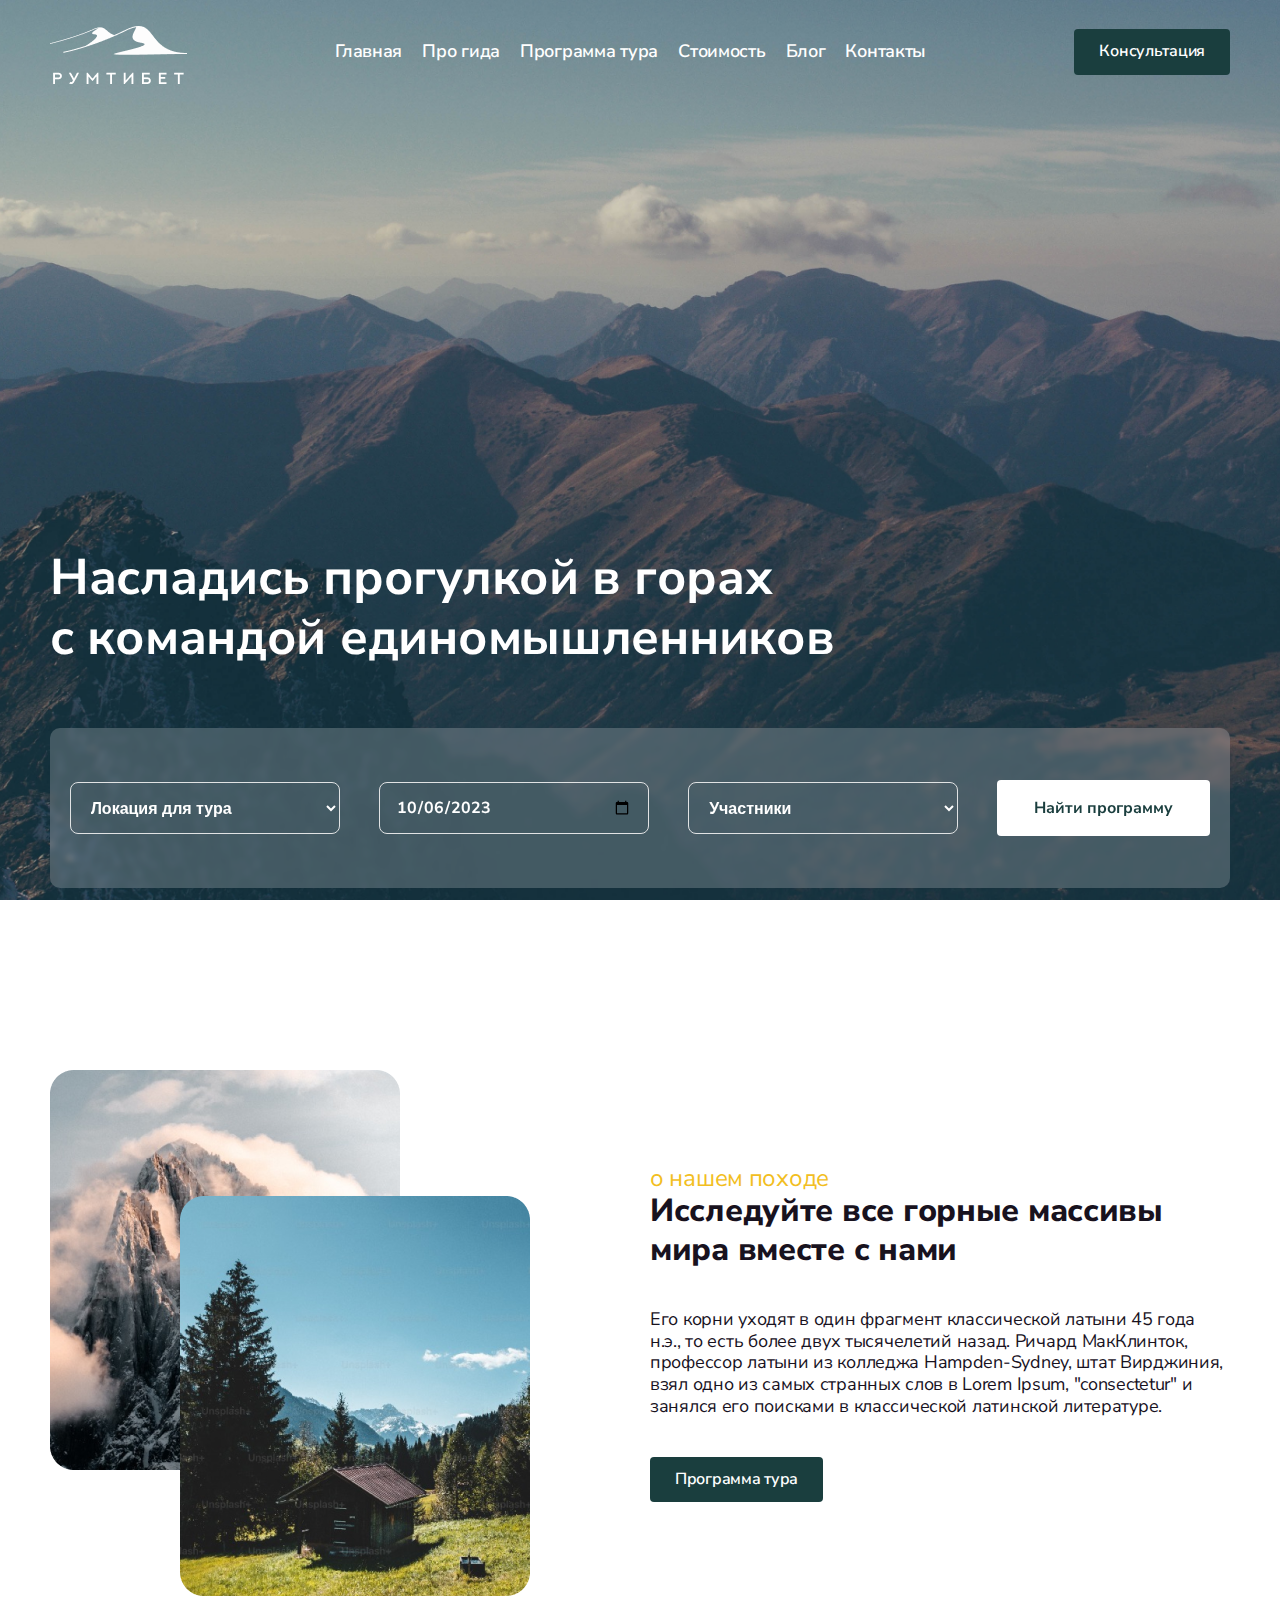
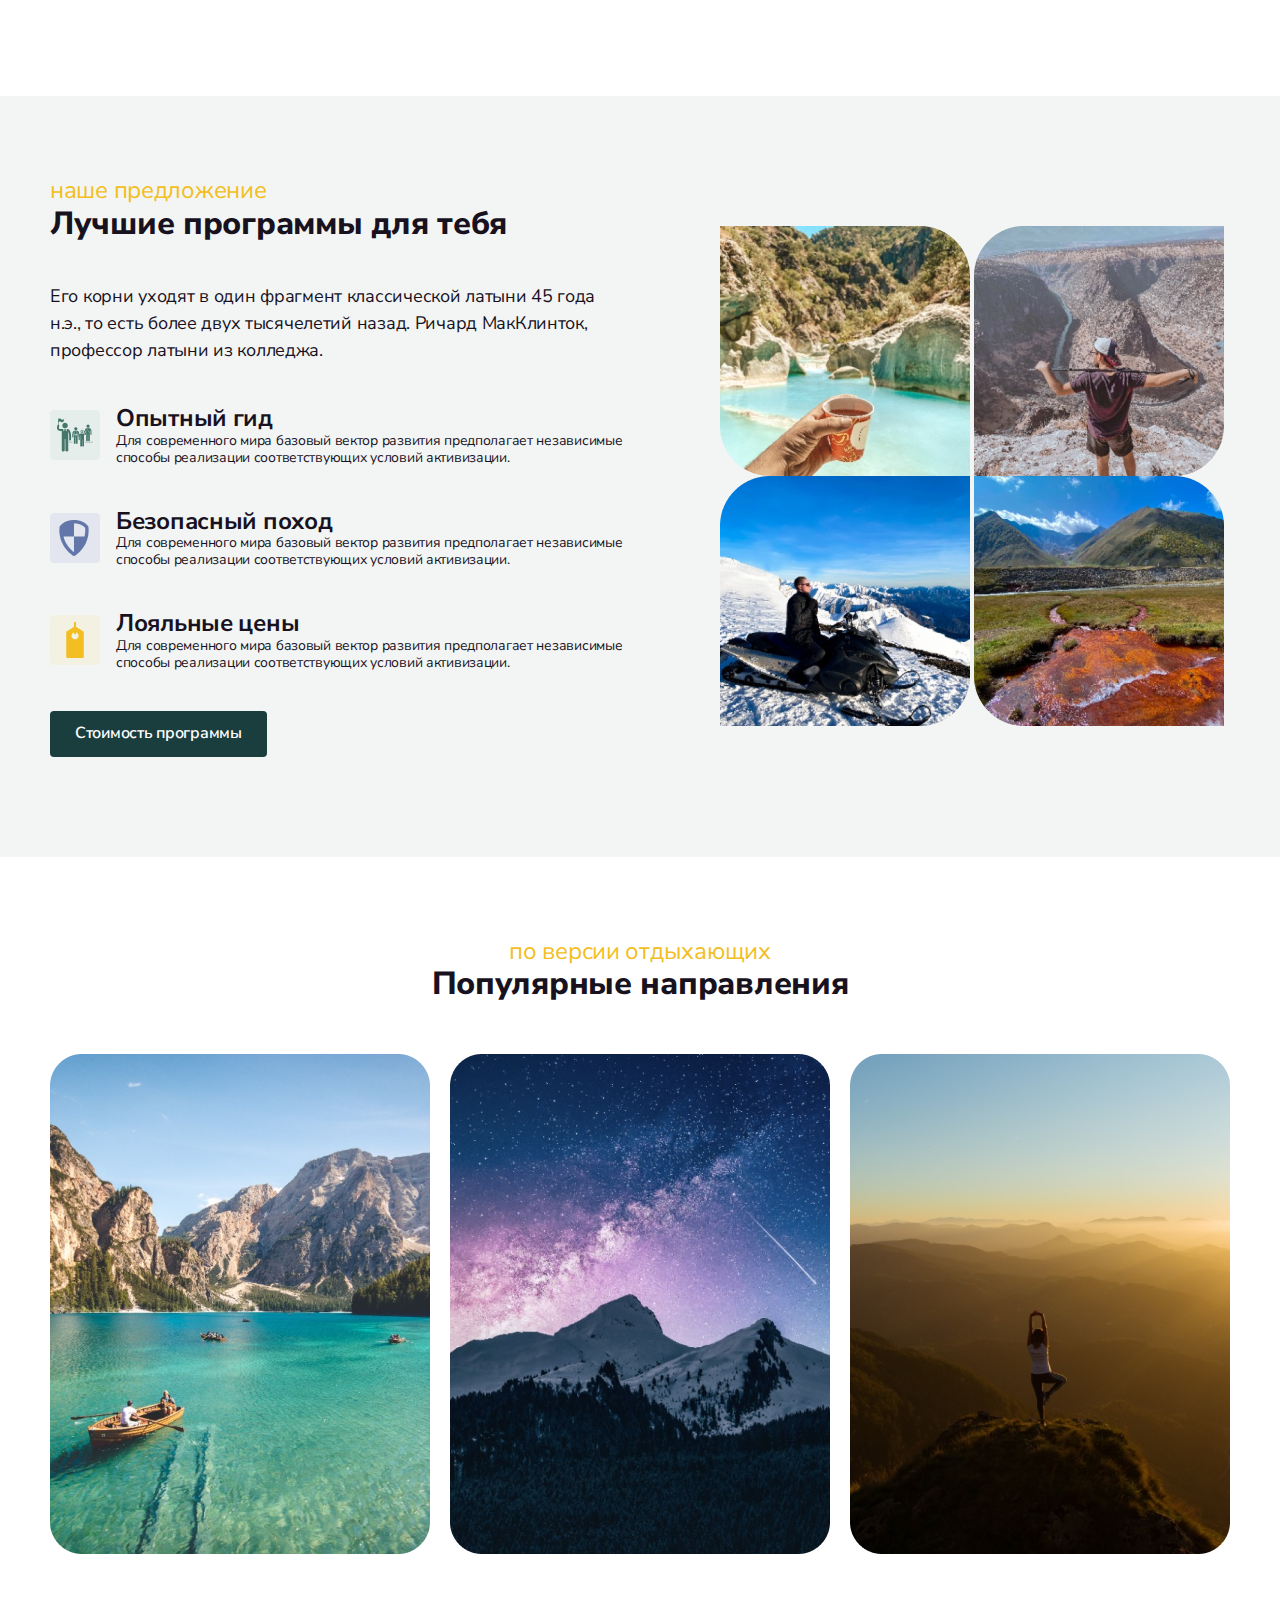
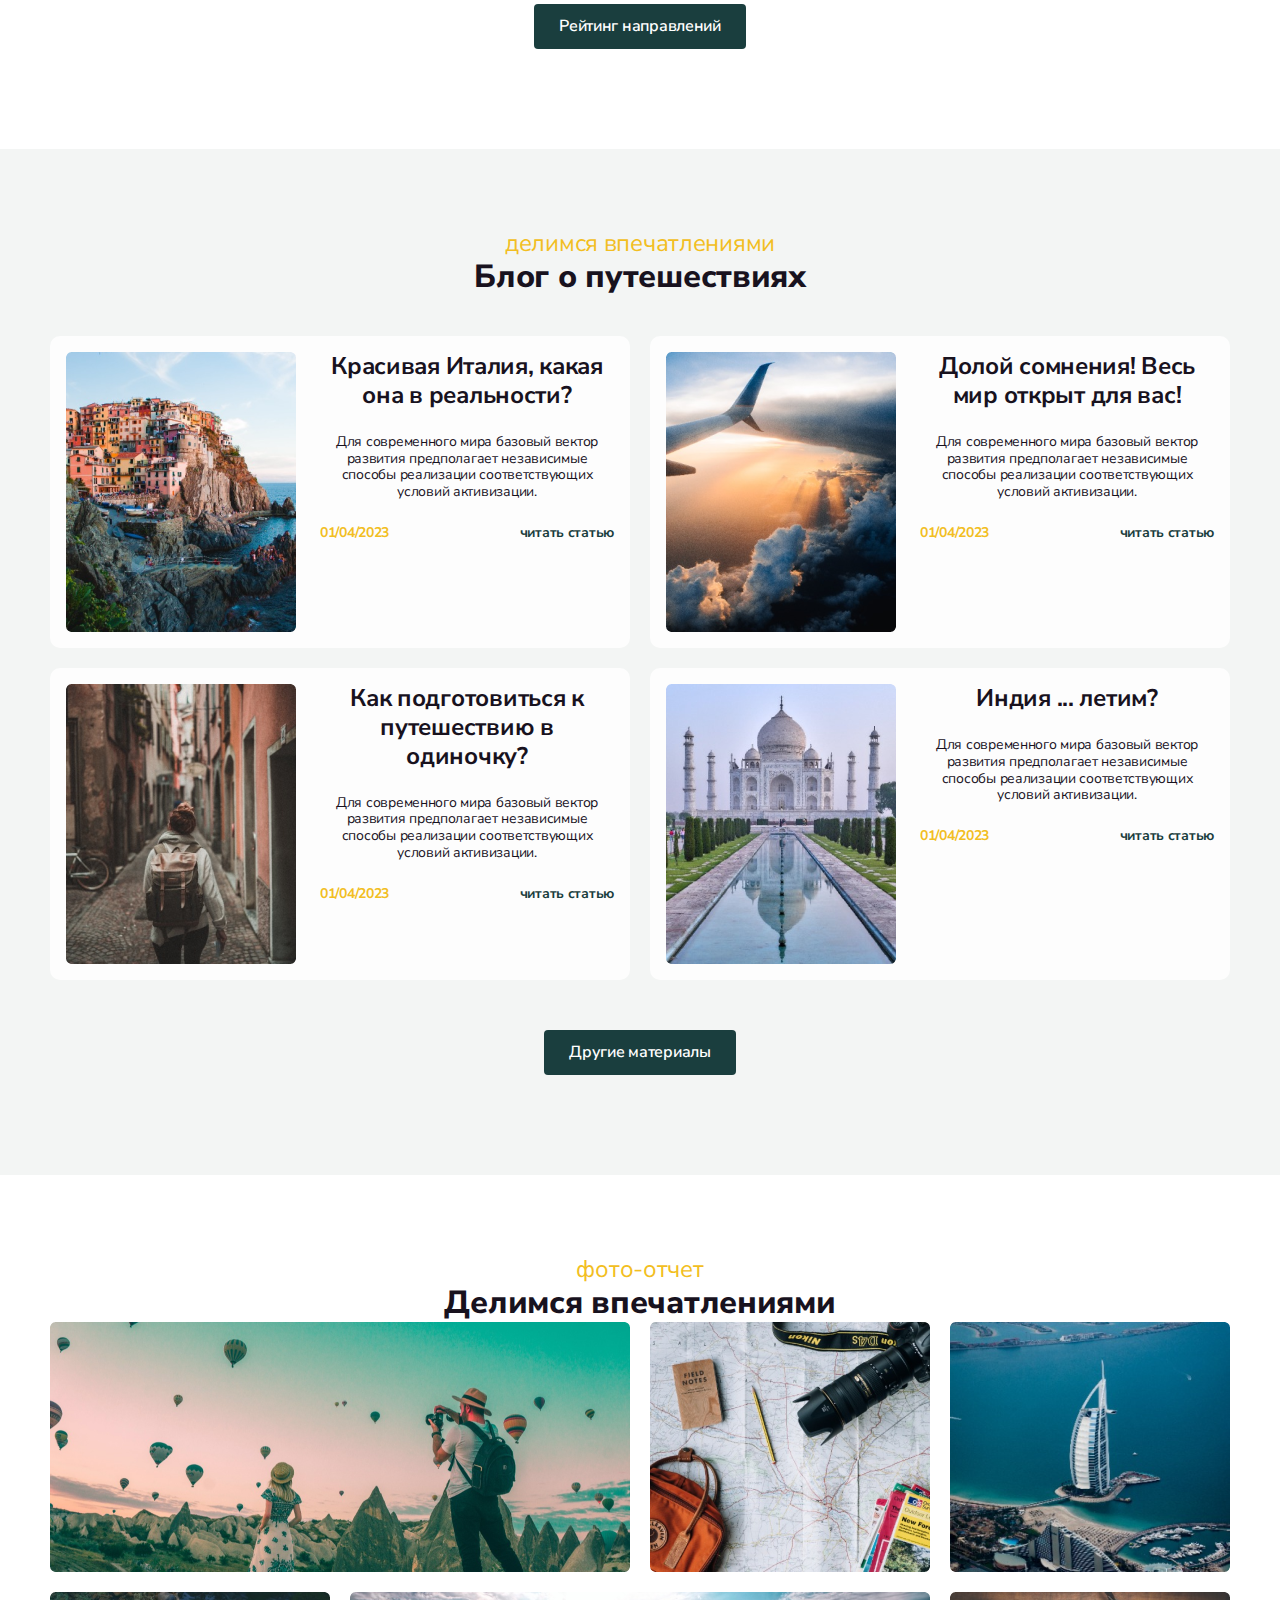
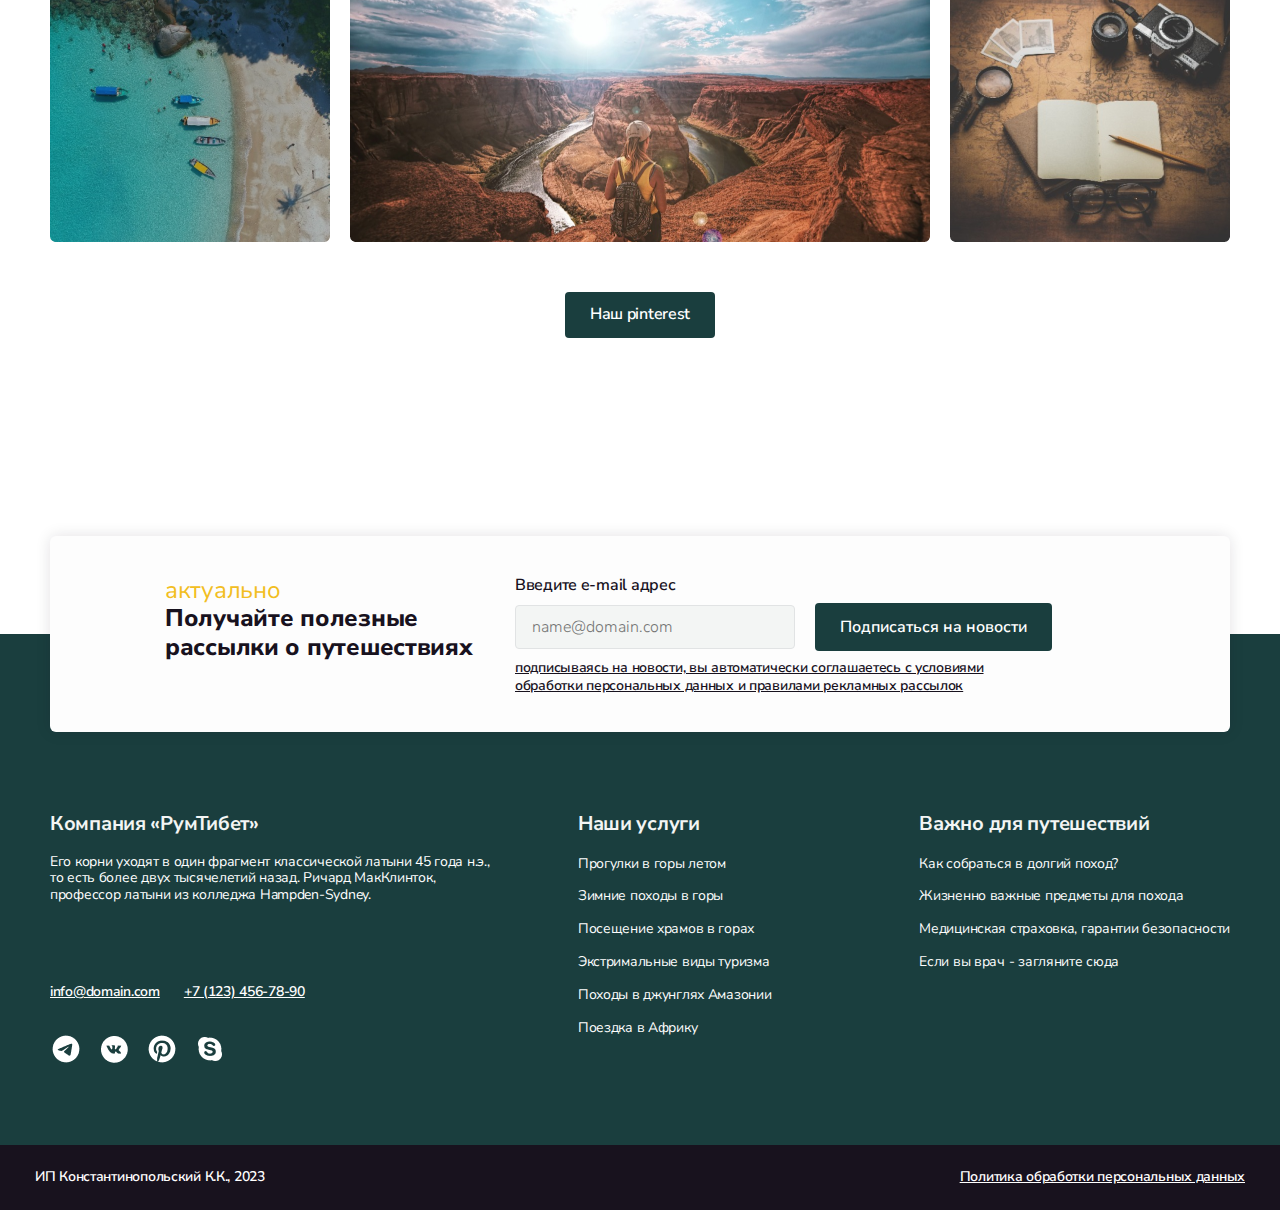
<file: index.html>
<!DOCTYPE html>
<html>

<head>
    <meta charset="UTF-8">
    <meta name="viewport" content="width=device-width, initial-scale=1.0">
    <link rel="stylesheet" href="sources/styles/reset.css">
    <link rel="stylesheet" href="sources/styles/style.css">
    <link rel="preconnect" href="https://fonts.googleapis.com">
    <link rel="preconnect" href="https://fonts.gstatic.com" crossorigin>
    <link
        href="https://fonts.googleapis.com/css2?family=Nunito+Sans:opsz,wght@6..12,400;6..12,600;6..12,700;6..12,800&display=swap"
        rel="stylesheet">
    <title>РумТибет</title>
</head>

<body>
    <header>
        <div class="container">
            <div class="header__wrapper">
                <a href="index.html"><img src="sources/imgs/logo.png" alt="logo"></a>
                <nav>
                    <ul>
                        <li><a href="#">Главная</a></li>
                        <li><a href="#">Про гида</a></li>
                        <li><a href="#">Программа тура</a></li>
                        <li><a href="#">Стоимость</a></li>
                        <li><a href="#">Блог</a></li>
                        <li><a href="#">Контакты</a></li>
                    </ul>
                </nav>
                <a href="#" class="general-link-style">Консультация</a>
            </div>
        </div>
        <section>
            <div class="container">
                <h1>Насладись прогулкой в горах<br>с командой единомышленников</h1>
                <div class="found-program__wrapper">
                    <div class="found__program">
                        <select name="locations" id="locations__select">
                            <option value="">Локация для тура</option>
                            <option value="">1</option>
                            <option value="">2</option>
                            <option value="">3</option>
                        </select>
                        <input id="date" type="date" value="2023-10-06">
                        <select name="participants" id="participant-select">
                            <option value="">Участники</option>
                            <option value="">1</option>
                            <option value="">2</option>
                            <option value="">3</option>
                        </select>
                        <button>Найти программу</button>
                    </div>
                </div>
            </div>
        </section>

    </header>

    <section>
        <div class="container">
            <div class="about-travel__wrapper">
                <div class="video-images">
                    <img class="mountains" src="./sources/imgs/zad.png" alt="горы">
                    <img class="forest" src="./sources/imgs/pered.png" alt="лес">
                    <!-- <img class="play" src="./sources/imgs/play.png" alt="play"> -->
                </div>

                <div class="about-travel__text"><span>о нашем походе</span>
                    <h2>Исследуйте все горные массивы мира вместе с нами</h2>
                    <p>Его корни уходят в один фрагмент классической латыни 45 года н.э., то есть более двух тысячелетий
                        назад.
                        Ричард МакКлинток, профессор латыни из колледжа Hampden-Sydney, штат Вирджиния, взял одно из
                        самых
                        странных
                        слов в Lorem Ipsum, "consectetur" и занялся его поисками в классической латинской литературе.
                    </p>
                    <a href="#" class="general-link-style">Программа тура</a>
                </div>

            </div>
        </div>
    </section>

    <section class="best__programs">
        <div class="container programs">

            <div class="wrapper-info">
                <span>наше предложение</span>
                <h2>Лучшие программы для тебя</h2>
                <p class="wrapper-info-paragraph">Его корни уходят в один фрагмент классической латыни 45 года н.э., то
                    есть более двух тысячелетий
                    назад.
                    Ричард МакКлинток, профессор латыни из колледжа.</p>
                <div class="best__programs-element">
                    <img src="./sources/imgs/exp.png" alt="Опытный">
                    <div class="element-text">
                        <h3>Опытный гид</h3>
                        <p>Для современного мира базовый вектор развития предполагает независимые способы реализации
                            соответствующих условий активизации.</p>
                    </div>
                </div>
                <div class="best__programs-element">
                    <img src="./sources/imgs/save.png" alt="Безопасный">
                    <div class="element-text">
                        <h3>Безопасный поход</h3>
                        <p>Для современного мира базовый вектор развития предполагает независимые способы реализации
                            соответствующих условий активизации.</p>
                    </div>
                </div>
                <div class="best__programs-element">
                    <img src="./sources/imgs/loyal.png" alt="Лояльные">
                    <div class="element-text">
                        <h3>Лояльные цены</h3>
                        <p>Для современного мира базовый вектор развития предполагает независимые способы реализации
                            соответствующих условий активизации.</p>
                    </div>
                </div>
                <a href="#" class="general-link-style cost">Стоимость программы</a>
            </div>
            <div class="gallery">
                <img src="./sources/imgs/mini1.png" alt="1">
                <img src="./sources/imgs/mini2.png" alt="2">
                <img src="./sources/imgs/mini3.png" alt="3">
                <img src="./sources/imgs/mini4.png" alt="4">
            </div>

        </div>
    </section>

    <section class="popular-programs">
        <div class="container">
            <span>по версии отдыхающих</span>
            <h2>Популярные направления</h2>
            <div class="popular-programs-cards">
                <div class="popular-programs-card">
                    <img src="./sources/imgs/ozero.png" alt="Озеро возле гор">
                    <div class="card-filling"></div>
                </div>
                <div class="popular-programs-card">
                    <img src="./sources/imgs/gori.png" alt="Ночь в горах">
                    <!-- <div class="card-filling">
                        <img class="rating" src="./sources/imgs/rating.png" alt="">
                        <div>Ночь в горах</div>
                        <div>в компании друзей</div>
                        <a href="">500$</a>
                    </div> -->
                </div>
                <div class="popular-programs-card">
                    <img src="./sources/imgs/yoga.png" alt="Йога в горах">
                    <div class="card-filling"></div>
                </div>
            </div>
        </div>
        <a href="#" class="general-link-style">Рейтинг направлений</a>
    </section>

    <section class="blog__about">
        <div class="container">
            <span>делимся впечатлениями</span>
            <h2>Блог о путешествиях</h2>
            <div class="blog__about-cards">
                <div class="blog__about-card">
                    <img src="./sources/imgs/italy.png" alt="Италия">
                    <div class="blog__about-card-text">
                        <h3>Красивая Италия, какая она в реальности?</h3>
                        <p>Для современного мира базовый вектор развития предполагает независимые способы реализации
                            соответствующих условий активизации.</p>
                        <div class="blog__about-card-link">
                            <span>01/04/2023</span>
                            <a class="read__article" href="">читать статью</a>
                        </div>
                    </div>
                </div>
                <div class="blog__about-card">
                    <img src="./sources/imgs/fly.png" alt="Путешествие на самолёте">
                    <div class="blog__about-card-text">
                        <h3>Долой сомнения! Весь мир открыт для вас!</h3>
                        <p>Для современного мира базовый вектор развития предполагает независимые способы реализации
                            соответствующих условий активизации.</p>
                        <div class="blog__about-card-link">
                            <span>01/04/2023</span>
                            <a class="read__article" href="">читать статью</a>
                        </div>
                    </div>

                </div>
                <div class="blog__about-card">
                    <img src="./sources/imgs/solo.png" alt="Одиночное">
                    <div class="blog__about-card-text">
                        <h3>Как подготовиться к путешествию в одиночку?</h3>
                        <p>Для современного мира базовый вектор развития предполагает независимые способы реализации
                            соответствующих условий активизации.</p>
                        <div class="blog__about-card-link">
                            <span>01/04/2023</span>
                            <a class="read__article" href="">читать статью</a>
                        </div>
                    </div>
                </div>
                <div class="blog__about-card">
                    <img src="./sources/imgs/india.png" alt="Индия">
                    <div class="blog__about-card-text">
                        <h3>Индия ... летим?</h3>
                        <p>Для современного мира базовый вектор развития предполагает независимые способы реализации
                            соответствующих условий активизации.</p>
                        <div class="blog__about-card-link">
                            <span>01/04/2023</span>
                            <a class="read__article" href="">читать статью</a>
                        </div>
                    </div>
                </div>
            </div>
        </div>
        <a href="#" class="general-link-style">Другие материалы</a>
    </section>

    <section class="pinterest-gallery">
        <div class="container">
            <span>фото-отчет</span>
            <h2>Делимся впечатлениями</h2>
            <div class="pinterest-gallery-photos">
                <img src="./sources/imgs/big1.png" alt="1">
                <img src="./sources/imgs/big2.png" alt="2">
                <img src="./sources/imgs/big3.png" alt="3">
                <img src="./sources/imgs/big4.png" alt="4">
                <img src="./sources/imgs/big5.png" alt="5">
                <img src="./sources/imgs/big6.png" alt="6">
            </div>
        </div>
        <a href="#" class="general-link-style">Наш pinterest</a>
    </section>

    <section class="subscribe-form">
        <div class="container subscribe">
            <div class="subscribe-info">
                <span>актуально</span>
                <h3>Получайте полезные рассылки о путешествиях</h3>
            </div>
            <div class="form-wrapper">
                <span>Введите e-mail адрес</span>
                <form>
                    <input type="email" name="email" placeholder="name@domain.com">
                    <button class="general-link-style">Подписаться на новости</button>
                </form>
                <p class="rule-access">подписываясь на новости, вы автоматически соглашаетесь с условиями обработки
                    персональных данных и
                    правилами
                    рекламных рассылок
                </p>
            </div>
        </div>
    </section>

    <footer>
        <div class="container">
            <div class="footer-wrapper">
                <div class="history">
                    <h4>Компания «РумТибет»</h4>
                    <p class="history-parahraph">Его корни уходят в один фрагмент классической латыни 45 года н.э., то
                        есть более двух тысячелетий
                        назад.
                        Ричард МакКлинток, профессор латыни из колледжа Hampden-Sydney.</p>
                    <p class="info-links"><a href="#">info@domain.com</a><a href="#">+7 (123) 456-78-90</a></p>
                    <ul class="social">
                        <li><a href=""><img src="./sources/imgs/telegram.png" alt="Телеграм"></a></li>
                        <li><a href=""><img src="./sources/imgs/vk.png" alt="Вконтакте"></a></li>
                        <li><a href=""><img src="./sources/imgs/pinterest.png" alt="Пинтерест"></a></li>
                        <li><a href=""><img src="./sources/imgs/skype.png" alt="Скайп"></a></li>
                    </ul>
                </div>
                <div class="services">
                    <h4>Наши услуги</h4>
                    <ul class="footer-list">
                        <li><a href="#">Прогулки в горы летом</a></li>
                        <li><a href="#">Зимние походы в горы</a></li>
                        <li><a href="#">Посещение храмов в горах</a></li>
                        <li><a href="#">Экстримальные виды туризма</a></li>
                        <li><a href="#">Походы в джунглях Амазонии</a></li>
                        <li><a href="#">Поездка в Африку</a></li>
                    </ul>
                </div>
                <div class="important">
                    <h4>Важно для путешествий</h4>
                    <ul class="footer-list">
                        <li><a href="#">Как собраться в долгий поход?</a></li>
                        <li><a href="#">Жизненно важные предметы для похода</a></li>
                        <li><a href="#">Медицинская страховка, гарантии безопасности</a></li>
                        <li><a href="#">Если вы врач - загляните сюда</a></li>
                    </ul>
                </div>
            </div>
        </div>
        <div class="lower-footer">
            <div class="container lower">
                <span>ИП Константинопольский К.К., 2023</span>
                <a href="">Политика обработки персональных данных</a>
            </div>
        </div>
    </footer>
</body>

</html>
</file>
<file: sources/styles/style.css>
.container {
    max-width: 1210px;
    width: 100%;
    height: 100%;
    padding: 0 15px;
    margin: 0 auto;
}

h1,
h3,
.found__program button,
.found__program select,
input,
.read__article {
    font-weight: 700;
}

h1,
nav a,
.general-link-style,
.found__program select,
input {
    color: white;
}

.general-link-style,
.general-link-style:hover,
.found__program button,
.found__program select,
input {
    font-size: 16px;
}

span,
h3 {
    font-size: 24px;
}

body {
    font-family: 'Nunito Sans', sans-serif;
    line-height: 1.2;
    font-size: 14px;
    font-weight: 400;
    letter-spacing: -0.02em;
    color: #18121E;
}

header {
    width: 100%;
    max-height: 1920px;
    background-image: url(../imgs/header-img.png);
    background-repeat: no-repeat;
    background-size: cover;
    background-position: center;
    background-attachment: fixed;
}

nav ul {
    display: flex;
    gap: 20px;
}

.header__wrapper {
    display: flex;
    height: 100%;
    justify-content: space-between;
    align-items: center;
    padding-top: 16px;
}

span {
    color: #F2BE22;
}

h1 {
    font-size: 50px;
    padding-top: 460px;
}

h2 {
    font-size: 32px;
    font-weight: 800;
    color: #18121E
}

nav a {
    font-size: 18px;
    font-weight: 600;
}

.general-link-style {
    background-color: #1A3E3E;
    border-color: transparent;
    border-radius: 4px;
    border: 1px solid transparent;
    padding: 12px 24px;
    cursor: pointer;
    font-weight: 600;
    height: fit-content;
    width: fit-content;
}

.general-link-style:hover {
    background-color: white;
    border: 1px solid black;
    border-radius: 4px;
    color: black;
    padding: 12px 24px;
    cursor: pointer;
    font-weight: 600;
    transition: 0.7s;
}

.found-program__wrapper {
    margin-top: 60px;
    display: flex;
    justify-content: center;
    padding-bottom: 82px;
}

.found__program {
    height: 160px;
    max-width: 100%;
    border-radius: 10px;
    background: rgba(255, 255, 255, 0.20);
    backdrop-filter: blur(3px);
    border-radius: 10px;
    display: flex;
    justify-content: space-around;
    align-items: center;
    flex-grow: 1;
}

.found__program button {
    background-color: white;
    border-radius: 4px;
    border: 1px solid transparent;
    color: #1A3E3E;
    padding: 16px 36px;
    cursor: pointer;
}

.found__program select,
input {
    height: 52px;
    padding: 0 16px;
    border-radius: 8px;
    background-color: transparent;
    width: 270px;
    border: 1px solid var(--wl-primary-primary-300, #E1E3E4);
}

.found__program option {
    height: 52px;
    padding: 0 16px;
    background-color: transparent;
    color: black;
}

.best__programs,
.blog__about {
    background-color: #F3F5F4;
}

.read__article {
    color: #1A3E3E;
}

.about-travel__wrapper {
    display: flex;
    margin-top: 100px;
}


.mountains {
    z-index: 1;
    width: 350px;
    height: 400px;
    position: absolute;
}

.forest {
    z-index: 2;
    margin-left: 0px;
    width: 350px;
    height: 400px;
    flex-shrink: 0;
    position: relative;
    margin-left: 130px;
    margin-top: 126px;
}

.play {
    width: 50px;
    height: 50px;
    position: relative;
    z-index: 3;
}

.about-travel__text {
    display: flex;
    flex-direction: column;
    justify-content: center;
    max-width: 580px;
    margin-left: 120px;
}

.about-travel__text p {
    font-size: 18px;
    padding: 40px 0;
}

.best__programs {
    margin-top: 100px;
}

.programs {
    display: flex;
    flex-direction: row;
}

.gallery {
    margin: auto 0;
    margin-left: 90px;
}

.best__programs-element {
    max-width: 580px;
    display: flex;
    justify-content: center;
    align-items: center;
    margin-top: 40px;
}

.best__programs-element img {
    width: 50px;
    height: 50px;
    margin-right: 16px;
}

.wrapper-info {
    max-width: 580px;
    display: flex;
    flex-direction: column;
    padding-top: 80px;
    padding-bottom: 100px;
}

.wrapper-info:not(:first-child) {
    gap: 40px
}

.wrapper-info-paragraph {
    font-size: 18px;
    line-height: 1.5;
    margin-top: 40px;
}

.cost {
    margin-top: 40px;
}

.popular-programs {
    text-align: center;
    margin-top: 80px;
    margin-bottom: 100px;
    display: flex;
    flex-direction: column;
    align-items: center;
    gap: 50px;


}

.popular-programs-cards {
    margin-top: 50px;
    display: flex;
    gap: 20px;

}

.popular-programs-card {
    position: relative;
}

.card-filling {
    position: absolute;

}

.rating {
    border-radius: 4px 0px 0px 4px;
    background: rgba(253, 253, 253, 0.40);
    backdrop-filter: blur(2px);
}

.blog__about {
    text-align: center;
    display: flex;
    flex-direction: column;
    align-items: center;
    padding-top: 80px;
    padding-bottom: 100px;
}

.blog__about-cards {
    display: flex;
    flex-direction: row;
    flex-wrap: wrap;
    gap: 20px;
    margin-top: 40px;
    margin-bottom: 50px;
}

.blog__about-card {
    display: flex;
    max-width: 580px;
    padding: 16px;
    align-items: flex-start;
    gap: 24px;
    border-radius: 10px;
    background: #FDFDFD;
}

.blog__about-card:hover {
    box-shadow: 0px 0px 15px 0px rgba(24, 18, 30, 0.12);
    transition: 0.7s;
}

.blog__about-card-text {
    display: flex;
    flex-direction: column;
    gap: 24px;
}

.blog__about-card-link {
    display: flex;
    flex-direction: row;
    justify-content: space-between;
}

.blog__about-card-link span {
    font-size: 14px;
    font-weight: 700;
}

.pinterest-gallery {
    padding-top: 80px;
    padding-bottom: 100px;
    display: flex;
    flex-direction: column;
    align-items: center;
    text-align: center;
}

.pinterest-gallery-photos {
    display: flex;
    flex-wrap: wrap;
    gap: 20px;
    padding-bottom: 50px;
}

footer {
    background-color: #1A3E3E;
}

.subscribe-form {
    max-width: 1180px;
    height: 196px;
    margin: 0 auto;
    border-radius: 6px;
    background: #FDFDFD;
    box-shadow: 0px 0px 15px 0px rgba(24, 18, 30, 0.12);
    position: relative;
    top: 98px;
}

.subscribe-info {
    padding-top: 40px;
    margin-left: 100px;
}

.subscribe-info h3 {
    max-width: 350px;
    font-weight: 800;
}

.subscribe {
    display: flex;
    flex-wrap: wrap;
}

.rule-access {
    max-width: 536px;
    color: #18121E;
    font-weight: 600;
    line-height: 18px;
    text-decoration-line: underline;
}

.form-wrapper {
    padding-top: 40px;
    display: flex;
    flex-direction: column;
    gap: 8px;
}

.form-wrapper input {
    width: 280px;
    height: 44px;
    padding: 0px 16px;
    border-radius: 4px;
    background: #F3F5F4;
    color: #18121E;
    font-weight: 300;
    margin-right: 16px;
}

.form-wrapper span {
    color: #18121E;
    font-size: 16px;
    font-weight: 600;
}

.footer-wrapper {
    display: flex;
    padding-top: calc(98px + 80px);
    justify-content: space-between;
    padding-bottom: 80px;
}

.footer-wrapper h4 {
    color: #F3F5F4;
    font-size: 20px;
    font-weight: 700;
}

.history-parahraph {
    max-width: 456px;
    color: #FFF;
    font-weight: 400;
    margin-top: 18px;
    padding-bottom: 80px;
}

.info-links {
    display: flex;
    gap: 24px;
    padding-bottom: 32px;
}

.history a {
    color: #FFF;
    font-weight: 600;
    text-decoration-line: underline;
}

.social {
    display: flex;
    gap: 16px;
}

.services {
    margin-left: 44px;
}

.footer-list {
    margin-top: 20px;
    display: flex;
    flex-direction: column;
    gap: 16px;
}

.footer-list a {
    color: #FDFDFD;
}

.footer-list a:hover {
    color: #F2BE22;
    text-decoration-line: underline;
}

.important {
    margin-left: 120px;
}

.lower-footer {
    background: #18121E;
}

.lower {
    display: flex;
    justify-content: space-between;
    padding: 24px 0;
}

.lower span {
    color: #FFF;
    font-size: 14px;
    font-weight: 600;
}

.lower a {
    color: #FFF;
    font-weight: 600;
    text-decoration-line: underline;
}
</file>
